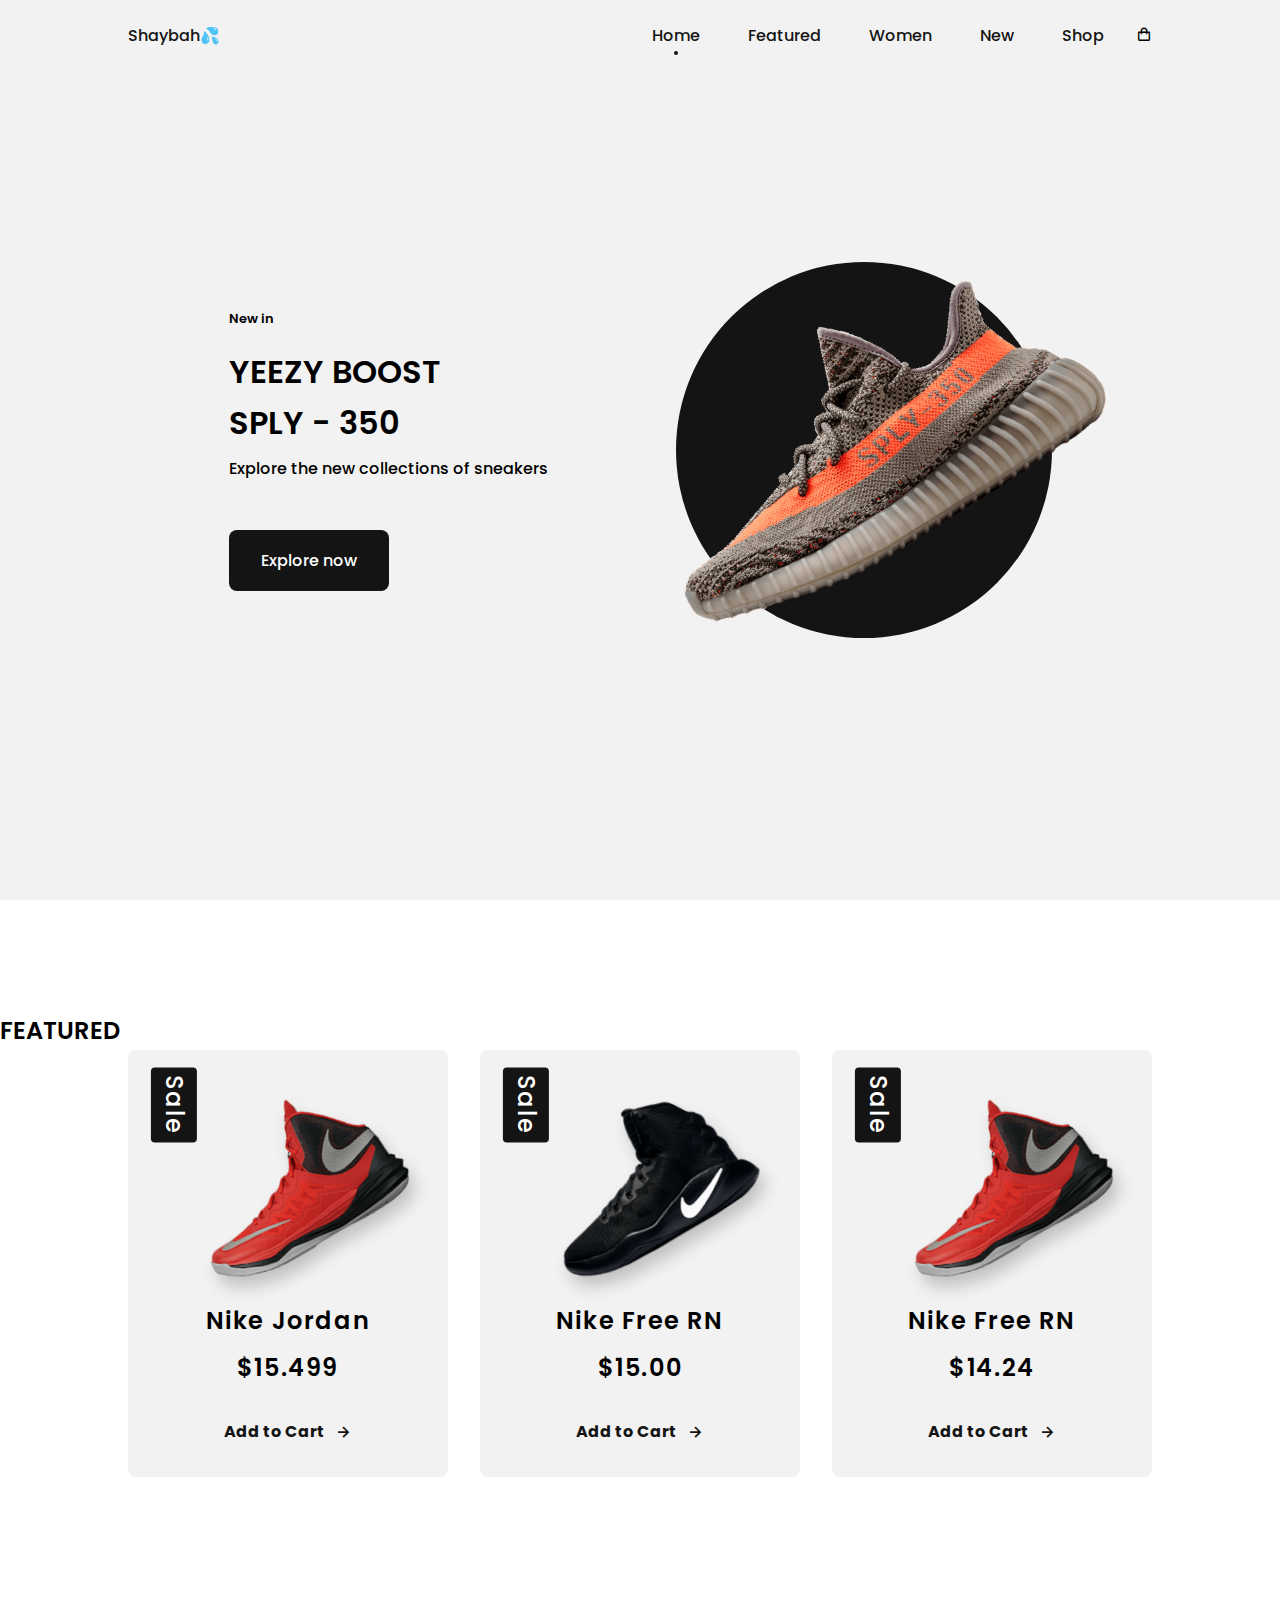
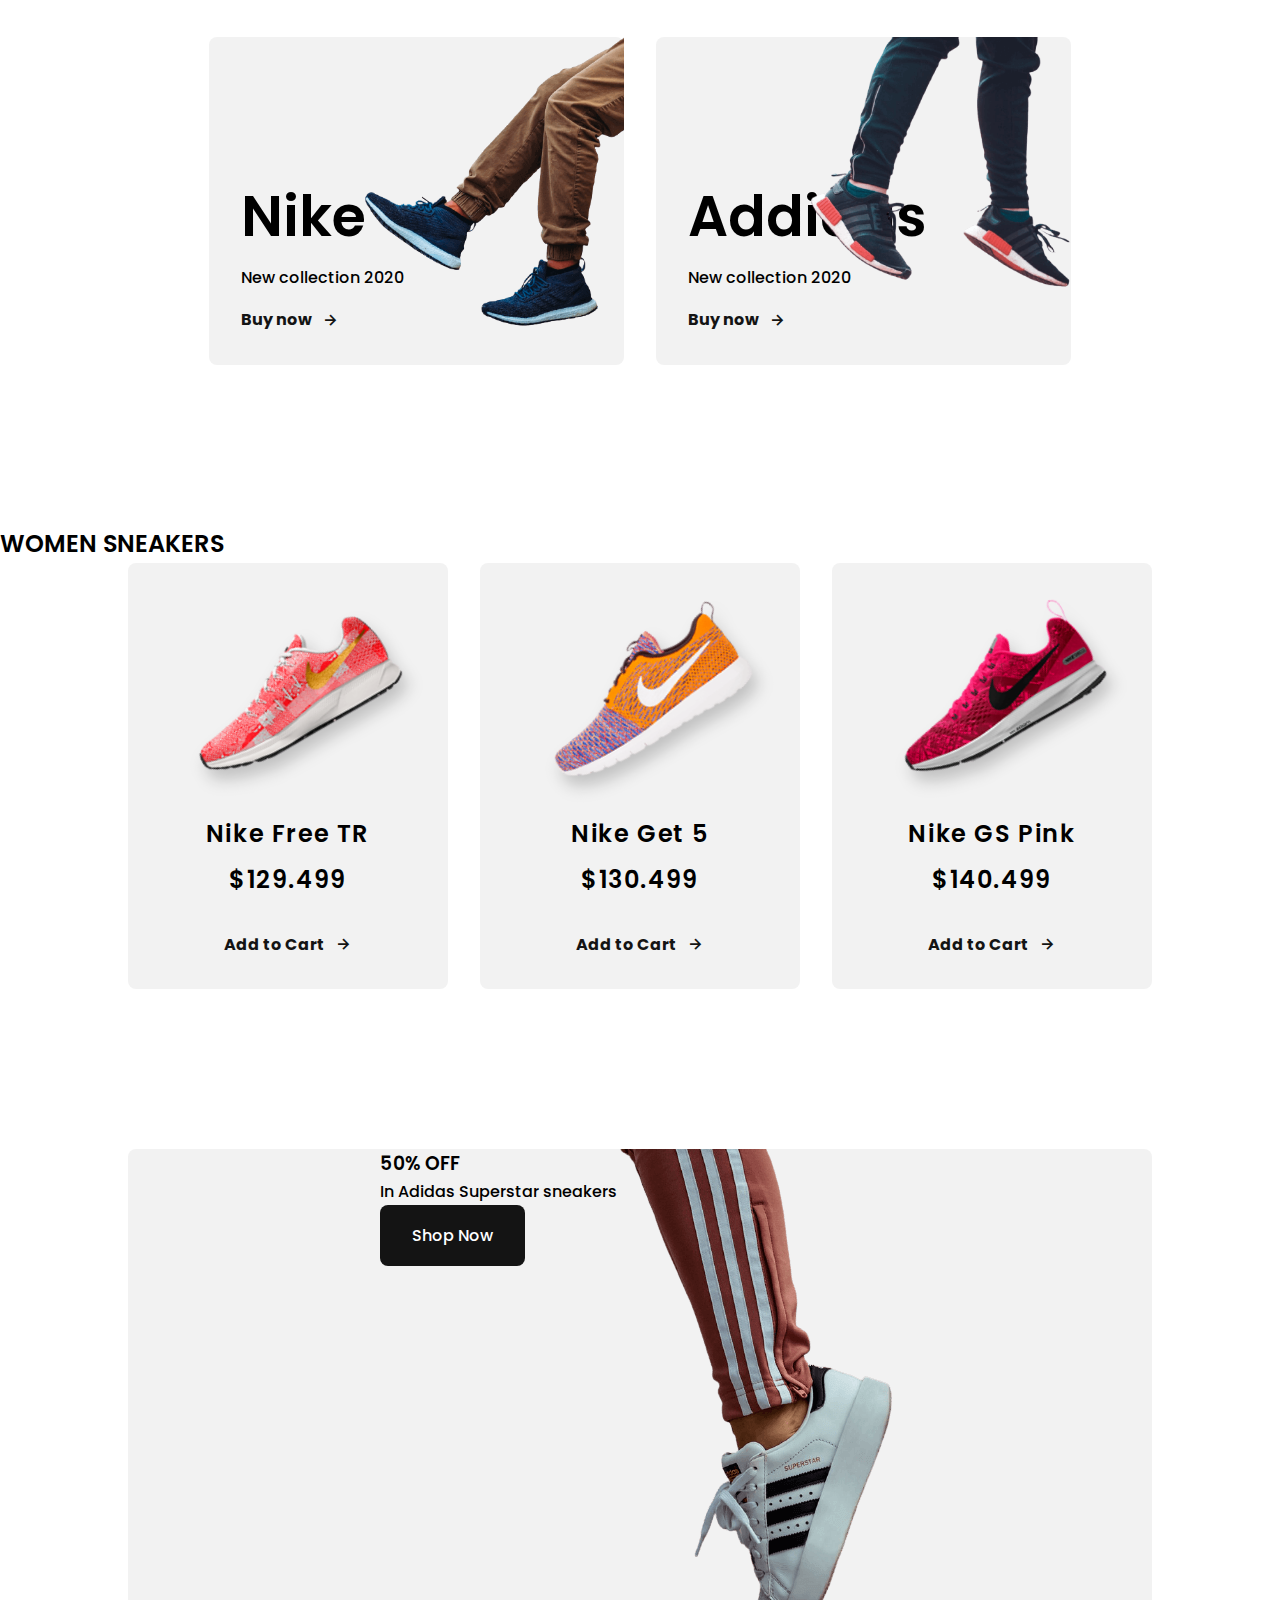
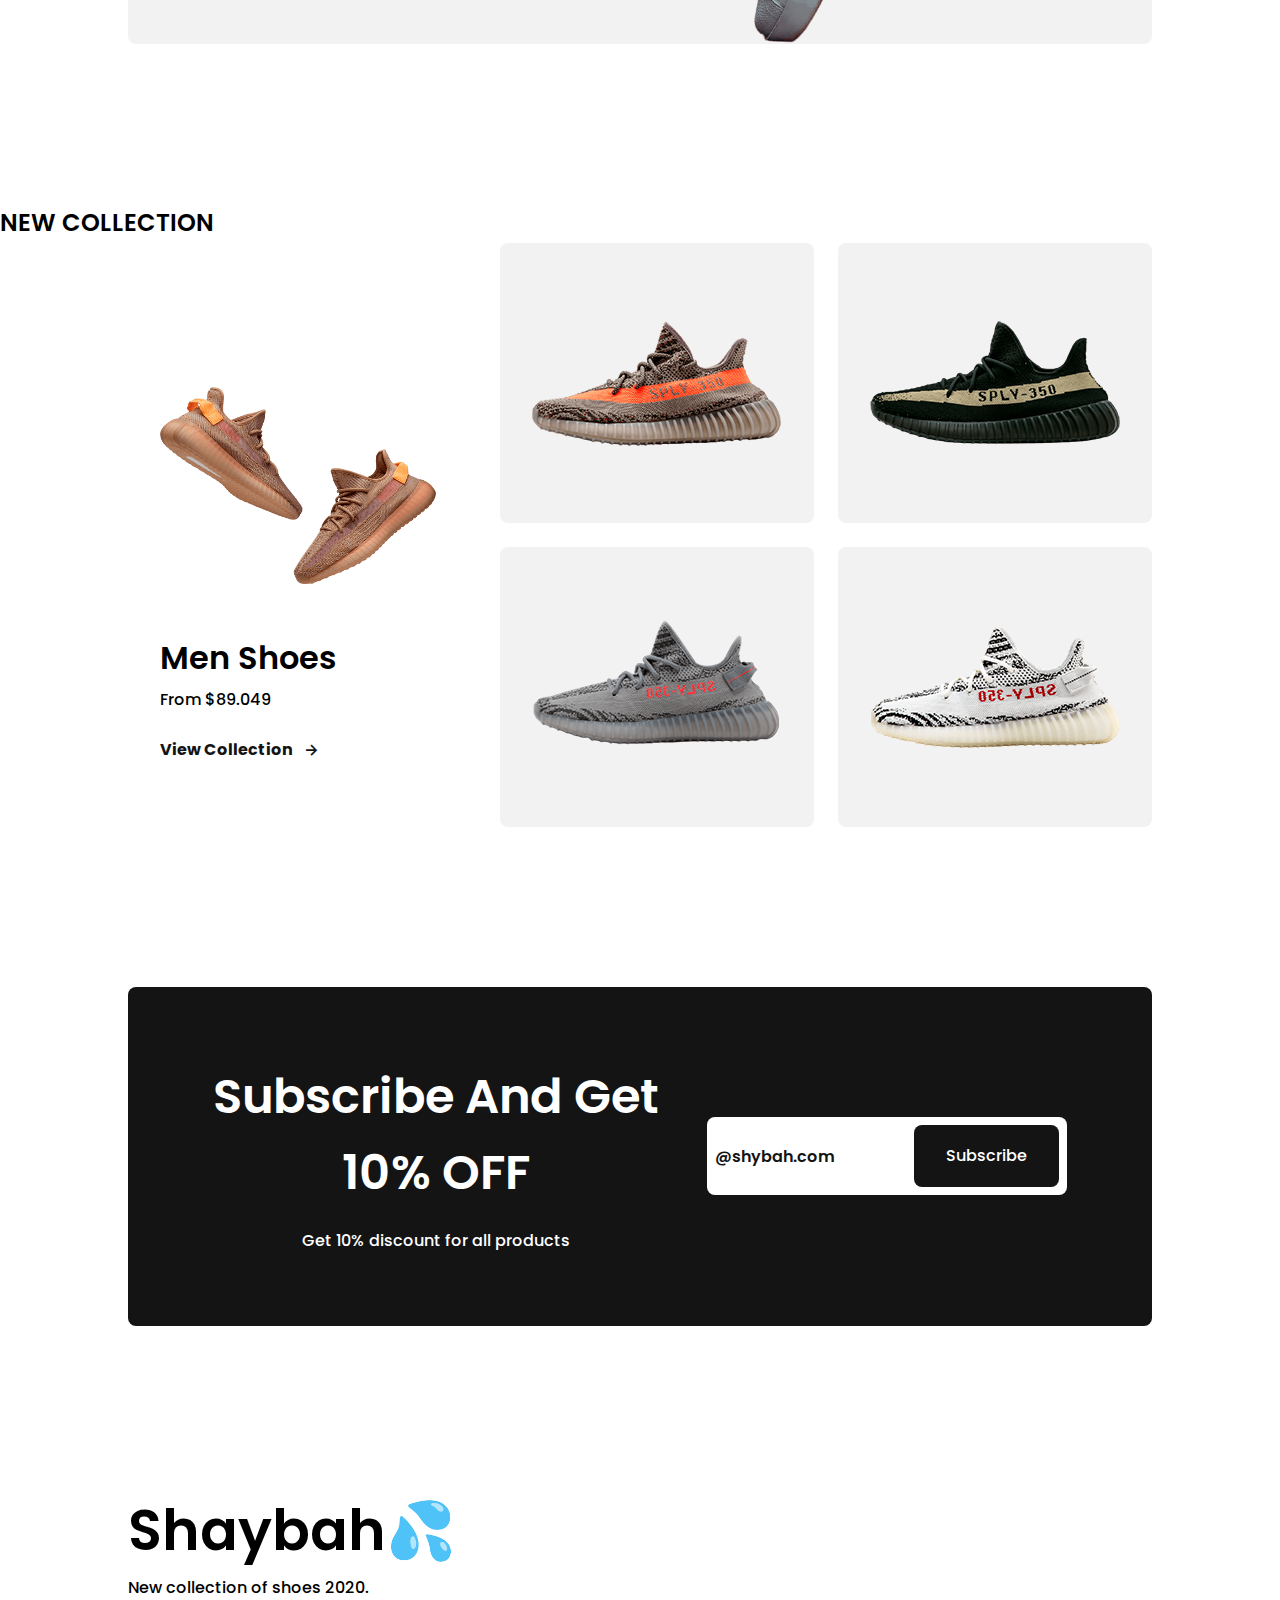
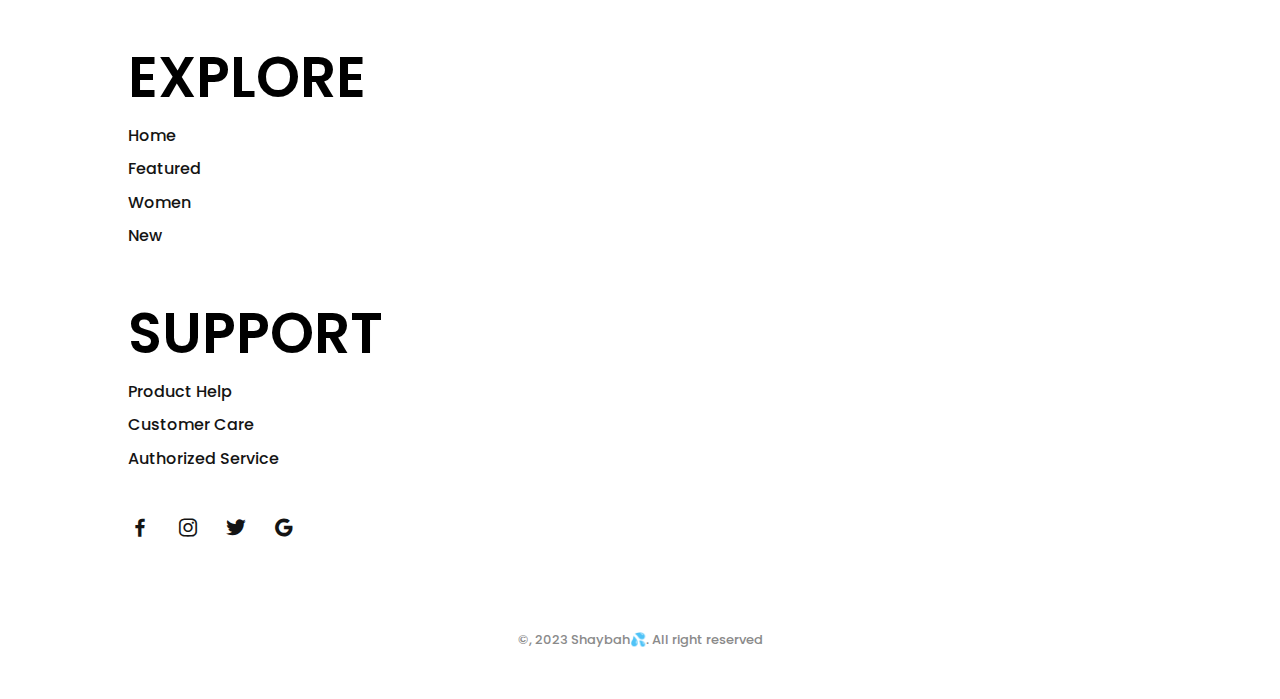
<file: index.html>
<!DOCTYPE html>
    <html lang="en">
    <head>
        <meta charset="UTF-8">
        <meta name="viewport" content="width=device-width, initial-scale=1.0">

        <!--=============== FAVICON ===============-->
        <link rel="shortcut icon" href="assets/img/favicon.png" type="image/x-icon">

        <!--=============== BOX ICONS ===============-->
        <link href="https://cdn.jsdelivr.net/npm/boxicons@2.0.5/css/boxicons.min.css" rel="stylesheet">

        <!--=============== CSS ===============-->
        <link rel="stylesheet" href="assets/css/styles.css">

        <title>Responsive Ecommerce</title>
    </head>
    <body>
        <!--==================== HEADER ====================-->
        <header class="l-header" id="header">
            <nav class="nav bd-grid">
                <div class="nav__toggle" id="nav-toggle">
                    <i class="bx bxs-grid"></i>
                </div>

                <a href="" class="nav__logo">Shaybah💦</a>

                <div class="nav__menu" id="nav-menu">
                   <ul class="nav__list">
                    <li class="nav__item"><a href="#home" class="nav__link active-link">Home</a></li>
                    <li class="nav__item"><a href="#featured" class="nav__link">Featured</a></li>
                    <li class="nav__item"><a href="#women" class="nav__link">Women</a></li>
                    <li class="nav__item"><a href="#new" class="nav__link">New</a></li>
                    <li class="nav__item"><a href="./shop.html" class="nav__link">Shop</a></li>
                </ul> 
                </div>

                <div class="nav__shop">
                    <i class="bx bx-shopping-bag"></i>
                </div>
            </nav>
        </header>

        <main class="main">
            <!--==================== HOME ====================-->
            <section class="home" id="home">
                <div class="home__container bd-grid">
                    <div class="home__sneaker">
                       <div class="home__shape"></div>
                       <img src="assets/img/imghome.png" alt="" class="home__img">
                   </div>

                  <div class="home__data">
                     <span class="home__new">New in</span>
                     <h1 class="home__title">YEEZY BOOST <br> SPLY - 350</h1>
                     <p class="home__description">Explore the new collections of sneakers</p>
                     <a href="#" class="button">Explore now</a>
                  </div>
                </div>

            </section>

             <!--==================== FEATURED ====================-->
             <section class="featured section" id="featured">
                <h2 class="section-title">FEATURED</h2>

                <div class="featured__container bd-grid">
                    <article class="sneaker">
                        <div class="sneaker__sale">Sale</div>
                        <img src="assets/img/featured1.png" alt="" class="sneaker__img">
                        <span class="sneaker__name">Nike Jordan</span>
                        <span class="sneaker__price">$15.499</span>
                        <a href="#" class="button-light">Add to Cart <i class="bx bx-right-arrow-alt button-icon"></i></a>
                    </article>

                    <article class="sneaker">
                        <div class="sneaker__sale">Sale</div>
                        <img src="assets/img/featured2.png" alt="" class="sneaker__img">
                        <span class="sneaker__name">Nike Free RN</span>
                        <span class="sneaker__price">$15.00</span>
                        <a href="#" class="button-light">Add to Cart <i class="bx bx-right-arrow-alt button-icon"></i></a>
                    </article>

                    <article class="sneaker">
                        <div class="sneaker__sale">Sale</div>
                        <img src="assets/img/featured1.png" alt="" class="sneaker__img">
                        <span class="sneaker__name">Nike Free RN</span>
                        <span class="sneaker__price">$14.24</span>
                        <a href="#" class="button-light">Add to Cart <i class="bx bx-right-arrow-alt button-icon"></i></a>
                    </article>
                </div>
             </section>

            <!--==================== COLLECTIONS ====================-->
            <section class="collection section" id="collection">
                <div class="collection__container bd-grid">
                    <div class="collection__card">
                        <div class="collection__data">
                            <h3 class="collection__name">Nike</h3>
                            <p class="collection__description">New collection 2020</p>
                            <a href="#" class="button-light">Buy now <i class="bx bx-right-arrow-alt button-icon"></i></a>
                         </div>
                        
                         <img src="assets/img/collection1.png" alt="" class="collection__img">
                    </div>

                        <div class="collection__card">
                            <div class="collection__data">
                                <h3 class="collection__name">Addidas</h3>
                                <p class="collection__description">New collection 2020</p>
                                <a href="#" class="button-light">Buy now <i class="bx bx-right-arrow-alt button-icon"></i></a>
                             </div>
                            
                             <img src="assets/img/collection2.png" alt="" class="collection__img">
                        </div>

                    </div>
                
            </section>

            <!--==================== WOMEN SNEAKERS ====================-->
            <section class="women section" id="women">
                <h2 class="section-title">WOMEN SNEAKERS</h2>

                <div class="women__container bd-grid">
                    <article class="sneaker">
                        <img src="assets/img/women1.png" alt="" class="sneaker__img">
                        <span class="sneaker__name">Nike Free TR</span>
                        <span class="sneaker__price">$129.499</span>
                        <a href="#" class="button-light">Add to Cart <i class="bx bx-right-arrow-alt button-icon"></i></a>
                    </article>

                    <article class="sneaker">
                        <img src="assets/img/women2.png" alt="" class="sneaker__img">
                        <span class="sneaker__name">Nike Get 5</span>
                        <span class="sneaker__price">$130.499</span>
                        <a href="#" class="button-light">Add to Cart <i class="bx bx-right-arrow-alt button-icon"></i></a>
                    </article>

                    <article class="sneaker">
                        <img src="assets/img/women3.png" alt="" class="sneaker__img">
                        <span class="sneaker__name">Nike GS Pink</span>
                        <span class="sneaker__price">$140.499</span>
                        <a href="#" class="button-light">Add to Cart <i class="bx bx-right-arrow-alt button-icon"></i></a>
                    </article>
                </div>
                
            </section>

            <!--====================OFFER ====================-->
            <section class="offer section">
                <div class="offer__container bd-grid">
                    <div class="offer__data">
                        <h3 class="offer__title">50% OFF</h3>
                        <p class="offer__description">In Adidas Superstar sneakers</p>
                        <a href="#" class="button">Shop Now</a>
                    </div>

                    <img src="assets/img/offert.png" alt="" class="offer__img">
                </div>
                
            </section>

            <!--==================== NEW COLLECTION====================-->
            <section class="new section" id="new">
                <h2 class="section-title">NEW COLLECTION</h2>

                <div class="new__container bd-grid">
                    <div class="new__men">
                        <img src="assets/img/new1.png" alt="" class="new__men-img">
                        <h3 class="new__title">Men Shoes</h3>
                        <span class="new__price">From $89.049</span>
                         <a href="#" class="button-light">View Collection <i class="bx bx-right-arrow-alt button-icon"></i></a>
                     </div>
                
                     <div class="new__sneaker">
                        <div class="new__sneaker-card">
                            <img src="assets/img/new2.png" alt="" class="new_sneaker-img">
                            <div class="new__sneaker-overlay">
                                <a href="#" class="button">Add to Cart</a>
                            </div>
                        </div>

                        <div class="new__sneaker-card">
                            <img src="assets/img/new3.png" alt="" class="new_sneaker-img">
                            <div class="new__sneaker-overlay">
                                <a href="#" class="button">Add to Cart</a>
                            </div>
                        </div>

                        <div class="new__sneaker-card">
                            <img src="assets/img/new4.png" alt="" class="new_sneaker-img">
                            <div class="new__sneaker-overlay">
                                <a href="#" class="button">Add to Cart</a>
                            </div>
                        </div>

                        <div class="new__sneaker-card">
                            <img src="assets/img/new5.png" alt="" class="new_sneaker-img">
                            <div class="new__sneaker-overlay">
                                <a href="#" class="button">Add to Cart</a>
                            </div>
                        </div>
                     </div>
                </div>
            </section>

            <!--==================== NEWSLETTER ====================-->
            <section class="newsletter section">
                <div class="newsletter__container bd-grid">
                    <div>
                        <h3 class="newsletter__title">Subscribe And Get <br> 10% OFF</h3>
                        <p class="newsletter__description">Get 10% discount for all products</p>
                    </div>

                    <form action="" class="newsletter__subscribe">
                        <input type="text" placeholder="@shybah.com" class="newsletter__input">
                        <a href="#" class="button">Subscribe</a>
                    </form>
                </div>                
                
            </section>
        </main>

        <!--==================== FOOTER ====================-->
        <footer class="footer section">
            <div class="footer__Container bd-grid">
                <div class="footer__box">
                    <h3 class="footer__title">Shaybah💦</h3>
                    <p class="footer__description">New collection of shoes 2020.</p>
                </div>

                <div class="footer__box">
                    <h3 class="footer__title">EXPLORE</h3>
                   <ul>
                    <li><a href="#home" class="footer__link">Home</a></li>
                    <li><a href="#featured" class="footer__link">Featured</a></li>
                    <li><a href="#women" class="footer__link">Women</a></li>
                    <li><a href="#new" class="footer__link">New</a></li>
                   </ul>
                </div>

                <div class="footer__box">
                    <h3 class="footer__title">SUPPORT</h3>
                   <ul>
                    <li><a href="#" class="footer__link">Product Help</a></li>
                    <li><a href="#" class="footer__link">Customer Care</a></li>
                    <li><a href="#" class="footer__link">Authorized Service</a></li>
                   </ul>
                </div>

                <div class="footer__box">
                   <a href="#" class="footer__social"><i class="bx bxl-facebook"></i></a>
                   <a href="#" class="footer__social"><i class="bx bxl-instagram"></i></a>
                   <a href="#" class="footer__social"><i class="bx bxl-twitter"></i></a>
                   <a href="#" class="footer__social"><i class="bx bxl-google"></i></a>
                </div>

            </div>

            <p class="footer__copy">&#169, 2023 Shaybah💦. All right reserved</p>
        </footer>

        <!--=============== SCROLL UP ===============-->
        

        <!--=============== SCROLL REVEAL ===============-->
        <script src=""></script>
        
        <!--=============== MAIN JS ===============-->
        <script src="assets/js/main.js"></script>
    </body>
</html>
</file>
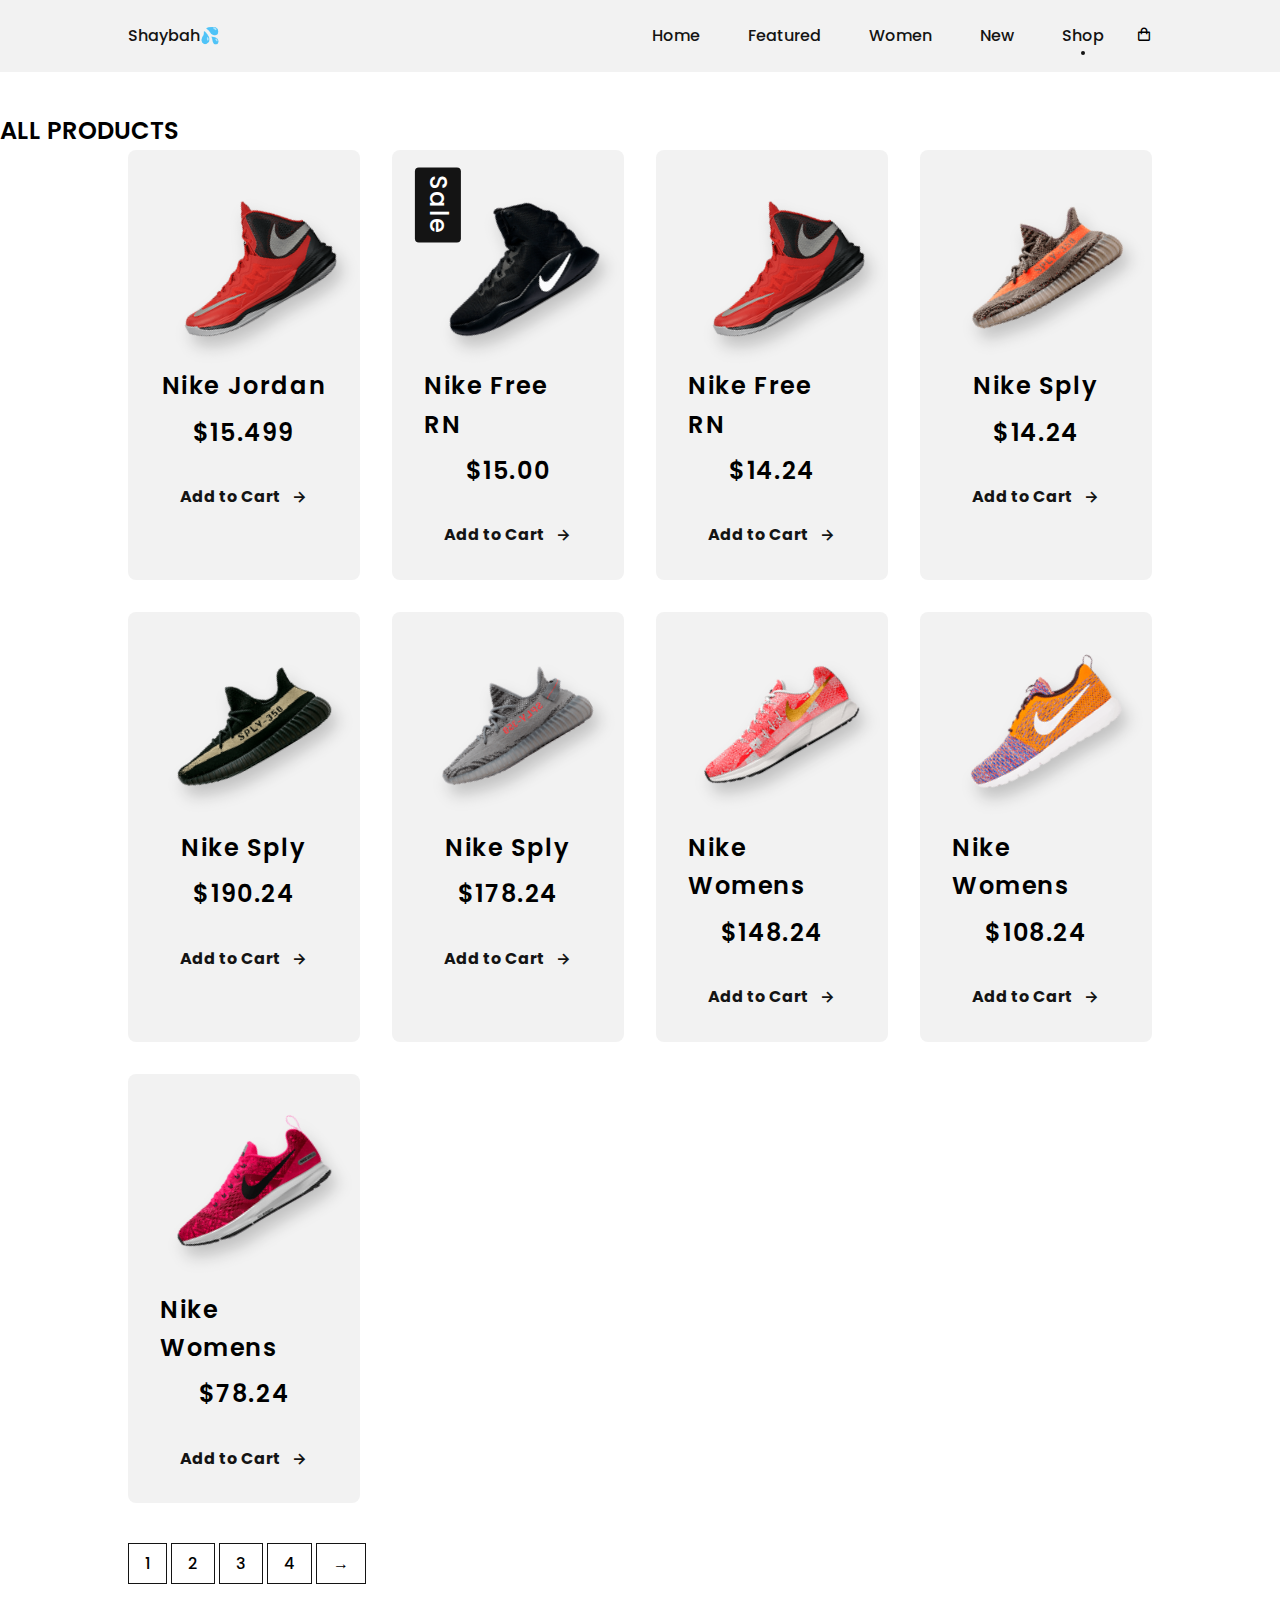
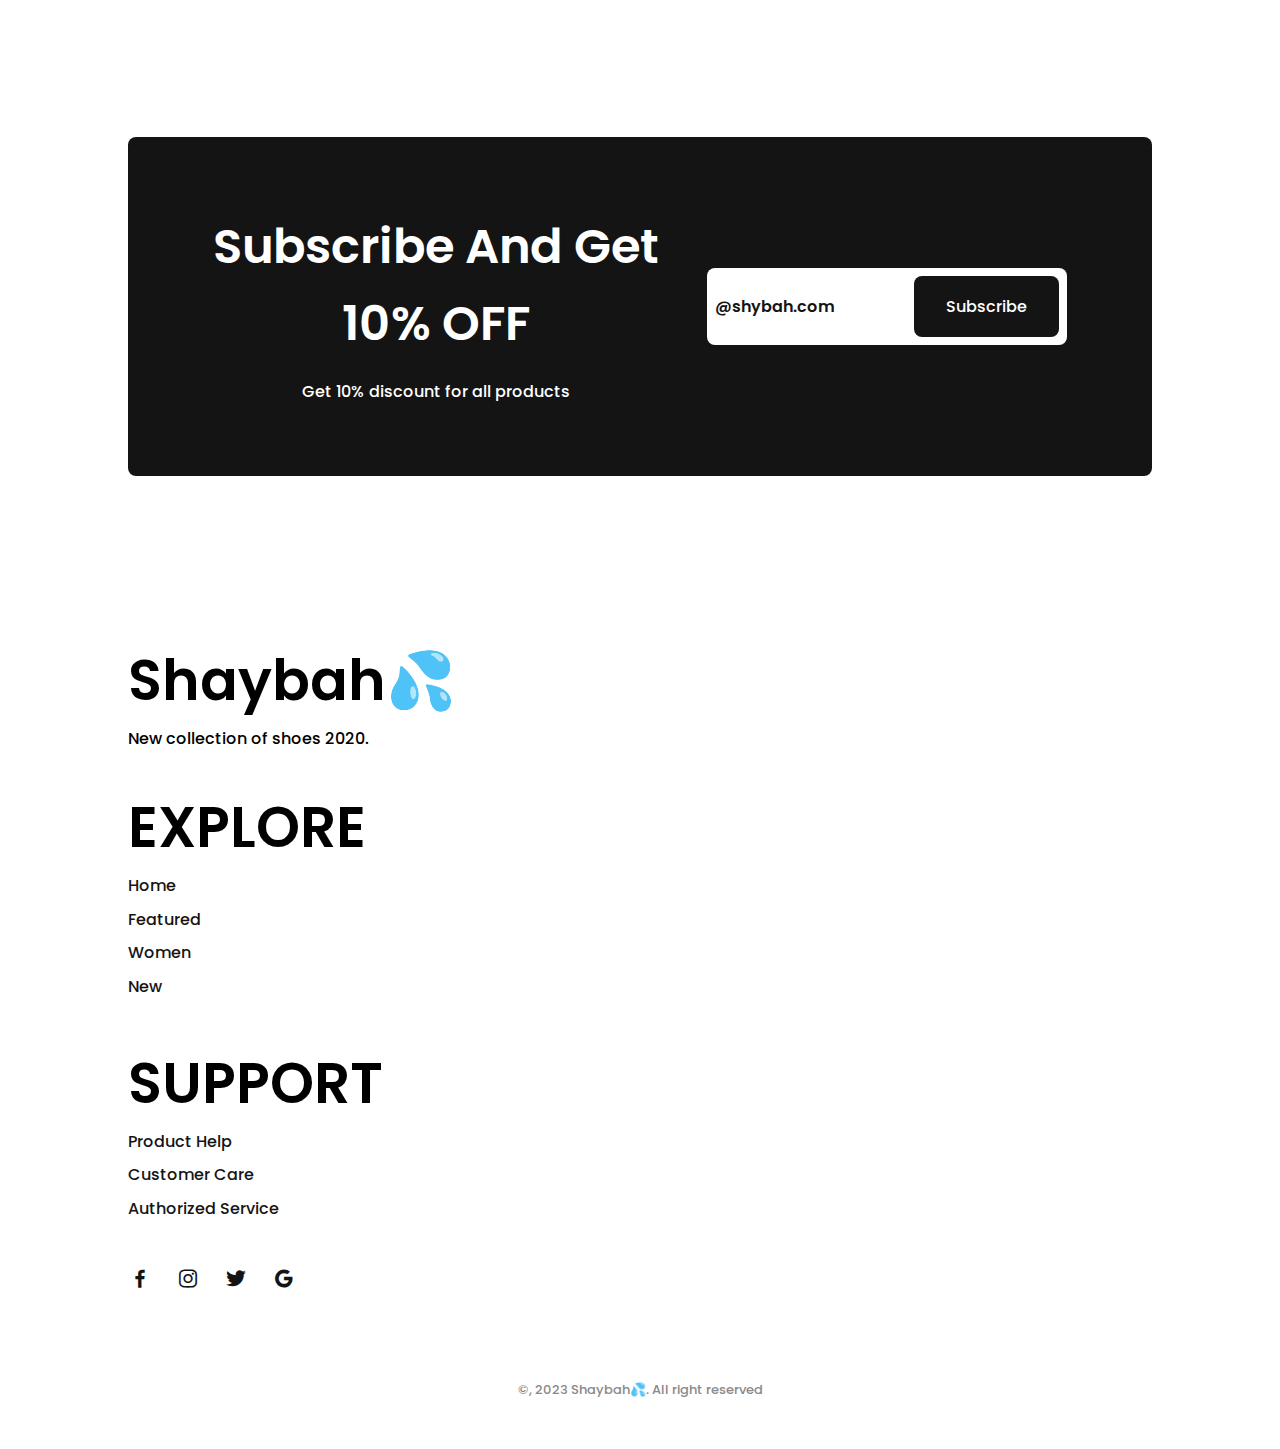
<file: shop.html>
<!DOCTYPE html>
<html lang="en">
<head>
    <meta charset="UTF-8">
    <meta name="viewport" content="width=device-width, initial-scale=1.0">
    <title>Shop</title>
</head>
<body>
    
    <!DOCTYPE html>
    <html lang="en">
    <head>
        <meta charset="UTF-8">
        <meta name="viewport" content="width=device-width, initial-scale=1.0">

        <!--=============== FAVICON ===============-->
        <link rel="shortcut icon" href="assets/img/favicon.png" type="image/x-icon">

        <!--=============== BOX ICONS ===============-->
        <link href="https://cdn.jsdelivr.net/npm/boxicons@2.0.5/css/boxicons.min.css" rel="stylesheet">

        <!--=============== CSS ===============-->
        <link rel="stylesheet" href="assets/css/styles.css">

        <title>Responsive Ecommerce</title>
    </head>
    <body>
        <!--==================== HEADER ====================-->
        <header class="l-header" id="header">
            <nav class="nav bd-grid">
                <div class="nav__toggle" id="nav-toggle">
                    <i class="bx bxs-grid"></i>
                </div>

                <a href="" class="nav__logo">Shaybah💦</a>

                <div class="nav__menu" id="nav-menu">
                   <ul class="nav__list">
                    <li class="nav__item"><a href="./index.html" class="nav__link">Home</a></li>
                    <li class="nav__item"><a href="./index.html#featured" class="nav__link">Featured</a></li>
                    <li class="nav__item"><a href="./index.html#women" class="nav__link">Women</a></li>
                    <li class="nav__item"><a href="./index.html#new" class="nav__link">New</a></li>
                    <li class="nav__item"><a href="#" class="nav__link active-link">Shop</a></li>
                </ul> 
                </div>

                <div class="nav__shop">
                    <i class="bx bx-shopping-bag"></i>
                </div>
            </nav>
        </header>

        <main class="main">

             <!--==================== ALL PRODUCTS ====================-->
             <section class="featured section" id="shop">
                <h2 class="section-title">ALL PRODUCTS</h2>

                <div class="featured__container bd-grid">
                    <article class="sneaker">
                        <img src="assets/img/featured1.png" alt="" class="sneaker__img">
                        <span class="sneaker__name">Nike Jordan</span>
                        <span class="sneaker__price">$15.499</span>
                        <a href="#" class="button-light">Add to Cart <i class="bx bx-right-arrow-alt button-icon"></i></a>
                    </article>

                    <article class="sneaker">
                        <div class="sneaker__sale">Sale</div>
                        <img src="assets/img/featured2.png" alt="" class="sneaker__img">
                        <span class="sneaker__name">Nike Free RN</span>
                        <span class="sneaker__price">$15.00</span>
                        <a href="#" class="button-light">Add to Cart <i class="bx bx-right-arrow-alt button-icon"></i></a>
                    </article>

                    <article class="sneaker">
                        <img src="assets/img/featured1.png" alt="" class="sneaker__img">
                        <span class="sneaker__name">Nike Free RN</span>
                        <span class="sneaker__price">$14.24</span>
                        <a href="#" class="button-light">Add to Cart <i class="bx bx-right-arrow-alt button-icon"></i></a>
                    </article>

                    <article class="sneaker">
                        <img src="assets/img/new2.png" alt="" class="sneaker__img">
                        <span class="sneaker__name">Nike Sply</span>
                        <span class="sneaker__price">$14.24</span>
                        <a href="#" class="button-light">Add to Cart <i class="bx bx-right-arrow-alt button-icon"></i></a>
                    </article>

                    <article class="sneaker">
                        <img src="assets/img/new3.png" alt="" class="sneaker__img">
                        <span class="sneaker__name">Nike Sply</span>
                        <span class="sneaker__price">$190.24</span>
                        <a href="#" class="button-light">Add to Cart <i class="bx bx-right-arrow-alt button-icon"></i></a>
                    </article>

                    <article class="sneaker">
                        <img src="assets/img/new4.png" alt="" class="sneaker__img">
                        <span class="sneaker__name">Nike Sply</span>
                        <span class="sneaker__price">$178.24</span>
                        <a href="#" class="button-light">Add to Cart <i class="bx bx-right-arrow-alt button-icon"></i></a>
                    </article>

                    <article class="sneaker">
                        <img src="assets/img/women1.png" alt="" class="sneaker__img">
                        <span class="sneaker__name">Nike Womens</span>
                        <span class="sneaker__price">$148.24</span>
                        <a href="#" class="button-light">Add to Cart <i class="bx bx-right-arrow-alt button-icon"></i></a>
                    </article>

                    <article class="sneaker">
                        <img src="assets/img/women2.png" alt="" class="sneaker__img">
                        <span class="sneaker__name">Nike Womens</span>
                        <span class="sneaker__price">$108.24</span>
                        <a href="#" class="button-light">Add to Cart <i class="bx bx-right-arrow-alt button-icon"></i></a>
                    </article>

                    <article class="sneaker">
                        <img src="assets/img/women3.png" alt="" class="sneaker__img">
                        <span class="sneaker__name">Nike Womens</span>
                        <span class="sneaker__price">$78.24</span>
                        <a href="#" class="button-light">Add to Cart <i class="bx bx-right-arrow-alt button-icon"></i></a>
                    </article>
                    
                </div>

                <div class="sneaker__pages bd-grid">
                  <div>
                        <span class="sneaker__page">1</span>
                        <span class="sneaker__page">2</span>
                        <span class="sneaker__page">3</span>
                        <span class="sneaker__page">4</span>
                        <span class="sneaker__page">&#8594;</span>
                               
                 </div>
                </div>
             </section>

            

            <!--==================== NEWSLETTER ====================-->
            <section class="newsletter section">
                <div class="newsletter__container bd-grid">
                    <div>
                        <h3 class="newsletter__title">Subscribe And Get <br> 10% OFF</h3>
                        <p class="newsletter__description">Get 10% discount for all products</p>
                    </div>

                    <form action="" class="newsletter__subscribe">
                        <input type="text" placeholder="@shybah.com" class="newsletter__input">
                        <a href="#" class="button">Subscribe</a>
                    </form>
                </div>                
                
            </section>
        </main>

        <!--==================== FOOTER ====================-->
        <footer class="footer section">
            <div class="footer__Container bd-grid">
                <div class="footer__box">
                    <h3 class="footer__title">Shaybah💦</h3>
                    <p class="footer__description">New collection of shoes 2020.</p>
                </div>

                <div class="footer__box">
                    <h3 class="footer__title">EXPLORE</h3>
                   <ul>
                    <li><a href="#home" class="footer__link">Home</a></li>
                    <li><a href="#featured" class="footer__link">Featured</a></li>
                    <li><a href="#women" class="footer__link">Women</a></li>
                    <li><a href="#new" class="footer__link">New</a></li>
                   </ul>
                </div>

                <div class="footer__box">
                    <h3 class="footer__title">SUPPORT</h3>
                   <ul>
                    <li><a href="#" class="footer__link">Product Help</a></li>
                    <li><a href="#" class="footer__link">Customer Care</a></li>
                    <li><a href="#" class="footer__link">Authorized Service</a></li>
                   </ul>
                </div>

                <div class="footer__box">
                   <a href="#" class="footer__social"><i class="bx bxl-facebook"></i></a>
                   <a href="#" class="footer__social"><i class="bx bxl-instagram"></i></a>
                   <a href="#" class="footer__social"><i class="bx bxl-twitter"></i></a>
                   <a href="#" class="footer__social"><i class="bx bxl-google"></i></a>
                </div>

            </div>

            <p class="footer__copy">&#169, 2023 Shaybah💦. All right reserved</p>
        </footer>

        <!--=============== SCROLL UP ===============-->
        

        <!--=============== SCROLL REVEAL ===============-->
        <script src=""></script>
        
        <!--=============== MAIN JS ===============-->
        <script src="assets/js/main.js"></script>
    </body>
</html>

</body>
</html>
</file>
<file: assets/css/styles.css>
/*=============== GOOGLE FONTS ===============*/
@import url('https://fonts.googleapis.com/css2?family=Poppins:wght@400;500;600;700&display=swap');

/*=============== VARIABLES CSS ===============*/
:root {
  --header-height: 3rem; 

  /*========== Colors ==========*/
  /*Color*/
 
  --dark-color: #141414;
  --dark-color-light: #8a8a8a;
  --dark-color-lighten: #f2f2f2;
  --white-color: #fff;
  

  /*========== Font and typography ==========*/
  /*.5rem = 8px | 1rem = 16px ...*/
  --body-font: 'Poppins', sans-serif;
  --big-font-size: 1.25rem;
  --bigger-font-size: 1.5rem;
  --biggest-font-size: 2rem;
  --h2-font-size: 1.25rem;
  --normal-font-size: .938rem;
  --small-font-size: .813rem;

  /*========== Font weight ==========*/
  --font-medium: 500;
  --font-semi-bold: 600;
  --font-bold: 700;

  /*========== Margenes Bottom ==========*/
  /*.5rem = 8px | 1rem = 16px ...*/
  --mb-1: .5rem;
  --mb-2: 1rem;
  --mb-3: 1.5rem;
  --mb-4: 2rem;
  --mb-5: 2.5rem;
  --mb-6: 3rem;

  /*========== z index ==========*/
  --z-fixed: 100;

  /*========== rotate img ==========*/
  --rotate-img: rotate(-30deg);
}


@media screen and (min-width: 768px) {
  :root {
    --big-font-size: 1.5rem;
    --bigger-font-size: 2rem;
    --biggest-font-size: 3rem;
    --normal-font-size: 1rem;
    --smaller-font-size: .875rem;
    
  }
}

/*========== BASE ==========*/
*,::before,::after{
  box-sizing: border-box;
}

html{
  scroll-behavior: smooth;
}

body{
  margin: var(--header-height) 0 0 0;
  font-family: var(--body-font);
  font-size: var(--normal-font-size);
  font-weight: var(--font-medium);
  color: var(--dark-color);
  line-height: 1.6;
}

h1,h2,h3,p,ul{
  margin: 0;
}

ul{
  padding: 0;
  list-style: none;
}

a{
  text-decoration: none;
  color: var(--dark-color);
}
img{
  max-width: 100%;
  height: auto;
  display: block;
}

/*========== CLASS CSS ==========*/

.section{
  padding: 5rem 0 2 rem;
}
.section__title{
   position: relative;
   font-size: var(--big-font-size);
   margin-bottom: var(--mb-4);
   letter-spacing: 1rem;
  }

  .section__title::after{
    content: '';
    position: absolute;
    width: 56px;
    height: 0.18rem;
    top: -1rem;
    left: 0;
    right: 0;
    margin: auto;
    background-color: var(--dark-color);

  }
/*========== LAYOUT ==========*/


/* Responsive typography */
@media screen and (min-width: 968px) {
  :root {
    --big-font-size: 3.5rem;
    --h1-font-size: 2.25rem;
    --h2-font-size: 1.5rem;
    --h3-font-size: 1.25rem;
    --normal-font-size: 1rem;
    --small-font-size: .875rem;
    --smaller-font-size: .813rem;
  }
}

/*=============== BASE ===============*/
*{
  box-sizing: border-box;
  padding: 0;
  margin: 0;
}

html{
  scroll-behavior: smooth;
}

body,
button,
input,
textarea{
  font-family: var(--body-font);
  font-size: var(--normal-font-size);
}

body{
  margin: var(--header-height) 0 0 0;
  background-color: var(--body-color);
  color: var(--text-color);
  transition: .4s; /*For animation dark mode*/
}

button{
  cursor: pointer;
  border: none;
  outline: none;
}

h1,h2,h3{
  color: var(--title-color);
  font-weight: var(--font-semi-bold);
}

ul{
  list-style: none;
}

a{
  text-decoration: none;
}

img{
  max-width: 100%;
  height: auto;
}

/*=============== THEME ===============*/
/*========== Variables Dark theme ==========*/


/*========== 
Color changes in some parts of 
the website, in dark theme 
==========*/

/*=============== REUSABLE CSS CLASSES ===============*/
.section{
  padding: 5.5rem 0 1rem;
}

.section__title,
.section__title-center{
  font-size: var(--h2-font-size);
  margin-bottom: var(--mb-2);
  line-height: 140%;
}

.section__title-center{
  text-align: center;
}

.container{
  max-width: 968px;
  margin-left: var(--mb-1-5);
  margin-right: var(--mb-1-5);
}

.grid{
  display: grid;
}

.main{
  overflow: hidden; /*For animation*/
}

/*=============== HEADER ===============*/
.bd-grid{
  max-width: 1024px;
  display: grid;
  grid-template-columns: 100%;
  column-gap: 2rem;
  width: calc(100% - 2rem);
  margin-left: var(--mb-2);
  margin-right: var(--mb-2);
}
.l-header{
  width: 100%;
  position: fixed;
  top: 0;
  left: 0;
  z-index: var(--z-fixed);
  background-color: var(--dark-color-lighten);
}
/*=============== NAV ===============*/
.nav{
  height: var(--header-height);
  display: flex;
  justify-content: space-between;
  align-items: center;
}
@media screen and (max-width: 768px) {
  .nav__menu{
    position: fixed;
    top: var(--header-height);
    left: -100%;
    width: 70%;
    height: 100vh;
    padding: 2rem;
    background-color: var(--white-color);
    transition: .5s;
  }
  .nav__item{
    margin-bottom: var(--mb-4);
  }
  .nav__logo{
    font-weight: var(--font-semi-bold);
  }
  .nav__toggle, .nav__shop{
    font-size: 1.3rem;
    cursor: pointer;
  }
  
}

/* Show menu */
.show{
  left: 0;
}

/* Active link */
.active-link{
  position: relative;
}
.active-link::before{
  content: '';
  position: absolute;
  bottom: -.5rem;
  left: 45%;
  width: 4px;
  height: 4px;
  background-color: var(--dark-color);
  border-radius: 50%;
}

/* Change background header */

.scroll-header{
  background-color: var(--white-color);
  box-shadow: 0 2px 4px rgba(0, 0, 0, .1);
}
/*=============== HOME ===============*/
.home{
  background-color: var(--dark-color-lighten);
  overflow: hidden;
}
.home__container{
  height: calc(100vh - var(var(--header-height)));
}
.home__sneaker{
  position: relative;
  display: flex;
  justify-content: center;
  align-self: center;
}
.home__shape{
  width: 220px;
  height: 220px;
  background-color: var(--dark-color);
  border-radius: 50%;
}
.home__img{
  position: absolute;
  top: 1.5rem;
  max-width: initial;
  width: 275px;
  transform: var(--rotate-img);
}
.home__new{
  display: block;
  font-size: var(--smaller-font-size);
  font-weight: var(--font-semi-bold);
  margin-bottom: var(--mb-2);
}
.home__title{
  font-size: var(--bigger-font-size);
  margin-bottom: var(--mb-1);
}
.home__description{
  margin-bottom: var(--mb-6);
}

/*=============== BUTTONS ===============*/
.button{
  display: inline-block;
  background-color: var(--dark-color);
  color: var(--white-color);
  padding: 1.125rem 2rem; 
  font-weight: var(--font-medium);
  border-radius: .5rem;
  transition: .3s;
}
.button:hover{
  transform: translateY(1.25rem);
}
.button-light{
  display: inline-flex;
  color: var(--dark-color);
  font-weight: var(--font-bold);
  align-items: center;
}
.button-icon{
   font-size: 1.25rem;
   margin-left: var(--mb-1);
   transition: .3s;
}
.button-light:hover .button-icon{
  transform: translateX(.25rem);
}

/*=============== FEATURED ===============*/
.featured__container{
  row-gap: 2rem;
  grid-template-columns: repeat(auto-fit, minmax(220px, 1fr));
}
.sneaker{
  position: relative;
  display: flex;
  flex-direction: column;
  align-items: center;
  padding: 2rem;
  background-color: var(--dark-color-lighten);
  border-radius: .5rem;
  transition: .3s;
}
.sneaker__sale{
  position: absolute;
  left: 0.5rem;
  background-color: var(--dark-color);
  color: var(--white-color);
  padding: 0.25rem .5rem;
  border-radius: .25rem;
  font-size: var(--h2-font-size);
  transform: rotate(90deg);
  letter-spacing: .1rem;
}
.sneaker__img{
  width: 220px;
  margin-top: var(--mb-3);
  margin-bottom: var(--mb-6);
  transform: var(--rotate-img);
  filter: drop-shadow(0 12px 8px rgba(0,0,0,.2));
}
.sneaker__name, .sneaker__price{
  font-size: var(--h2-font-size);
  letter-spacing: .1rem;
  font-weight: var(--font-semi-bold);
}
.sneaker__name{
  margin-bottom: var(--mb-1);
}
.sneaker__price{
  margin-bottom: var(--mb-4);
}
.sneaker:hover{
  transform: translateY(-.5rem);
}

.sneaker__pages{
  margin-top: var(--mb-6);
}
.sneaker__page{
  padding: 0.5rem 1rem;
  border: 1px solid var(--dark-color)
}
.sneaker__page:hover{
  background-color: var(--dark-color);
  color: var(--white-color);
}
/*=============== COLLECTION ===============*/
.collection__container{
  row-gap: 2rem;
  justify-content: center;
}
.collection__card{
  position: relative;
  display: flex;
  height: 328px;
  background-color: var(--dark-color-lighten);
  padding: 2rem;
  border-radius: .5rem;
  transition: .3s;
}
.collection__data{
  align-self: flex-end;
}
.collection__img{
  position: absolute;
  top: 0;
  right: 0;
  width: 230px;
}
.collection__name{
  font-size: var(--big-font-size);
  margin-bottom: .25rem;
}
.collection__description{
  margin-bottom: var(--mb-2);
}
.collection__card:hover{
  transform: translateY(.5rem);
}

/*=============== WOMEN SNEAKERS ===============*/
.women__container{
  row-gap: 2rem;
  grid-template-columns: repeat(auto-fit, minmax(220px, 1fr));
}

/*=============== OFFER ===============*/
.offer__container{
  grid-template-columns: 55% 45%;
  column-gap: 0;
  background-color: var(--dark-color-lighten);
  border-radius: .5rem;
  justify-content: center;
}
.offer_data{
  padding: 4rem 0 4rem 1.5rem;
}
.offer_title{
  font-size: var(--biggest-font-size);
  margin-bottom: .25rem;
}
.offer_description{
  margin-bottom: var(--mb-3);
}
.offer_img{
  width: 153px;
}
/*=============== NEW COLLECTION ===============*/
 .new__container{
  row-gap: 2rem;
 }
 .new__men{
  display: flex;
  flex-direction: column;
  justify-content: center;
  border-color: var(--dark-color-lighten);
  border-radius: .5rem;
  padding: 2rem;
 }
 .new__men-img{
  width: 276px;
  margin-bottom: var(--mb-3);
 }
 .new__title{
  font-size: var(--bigger-font-size);
  margin-bottom: .25rem;
 }
.new__price{
  display: block;
  margin-bottom: var(--mb-3);
}
.new__sneaker{
  display: grid;
  gap: 1.5rem;
  grid-template-columns: repeat(auto-fit, minmax(220px,1fr));
}
.new__sneaker-card{
  position: relative;
  padding: 3.5rem 1.5rem;
  background-color: var(--dark-color-lighten);
  border-radius: .5rem;
  overflow: hidden;
  display: flex;
  justify-content: center;
}
.new__sneaker-img{
  width: 220px;
}
.new__sneaker-overlay{
  position: absolute;
  left: 0;
  bottom: -100%;
  width: 100%;
  height: 100%;
  display: flex;
  justify-content: center;
  align-items: center;
  border-color: rgba(138, 138, 138, .3);
  transition: .3s ;
}
.new__sneaker-card:hover .new__sneaker-overlay{
  bottom: 0;
}

/*=============== NEWSLETTER ===============*/
.newsletter__container{
  background-color: var(--dark-color);
  color: var(--white-color);
  padding: 2rem .5rem;
  border-radius: .5rem;
  text-align: center;
}
.newsletter__title{
  font-size: var(--biggest-font-size);
  margin-bottom: var(--mb-2);
}
.newsletter__description{
  margin-bottom: var(--mb-5);
}
.newsletter__subscribe{
  display: flex;
  column-gap: .5rem;
  background-color: var(--white-color);
  padding: 0.5rem;
  border-radius: .5rem;
}
.newsletter__input{
  outline: none;
  border: none;
  width: 90%;
  font-size: var(--normal-font-size);
}
.newsletter__input::placeholder{
  color: var(--dark-color);
  font-family: var(--body-font);
  font-size: var(--normal-font-size);
  font-weight: var(--font-semi-bold);
}
/*=============== FOOTER ===============*/
.footer__container{
  grid-template-columns: repeat(auto-fit, minmax(220px, 1fr));
}
.footer__box{
  margin-bottom: var(--mb-4);
}
.footer__title{
  font-size: var(--big-font-size);
}
.footer__link{
  display: block;
  width: max-content;
  margin-bottom: var(--mb-1);
}
.footer__social{
  font-size: 1.5rem;
  margin-right: 1.25rem;
}
.footer__copy{
  padding-top: 3rem;
  font-size: var(--smaller-font-size);
  color: var(--dark-color-light);
  text-align: center; 
}

/*Rotate icon, change color of titles and background*/


/*=============== CONTACT ===============*/


/*Input focus move up label*/


/*Input focus sticky top label*/


/*=============== FOOTER ===============*/


/*=============== SCROLL UP ===============*/


/* Show Scroll Up*/


/*=============== MEDIA QUERIES ===============*/
@media screen and (min-width: 576px){
   .collection__container{
    grid-template-columns: 415px;
   }
   .collection__img{
    width: 260px;
   }
   .offer__container{
    grid-template-columns: max-content max-content;
   }
   .offer_data{
    text-align: center;
   }
   .new__men{
    align-items: center;
   }
}



@media screen and (min-width: 768px) {
  body{
    margin: 0;
  }
  .section{
    padding: 7rem 0 3rem;
  }
  .section__title::after{
    width: 768px;
  }
  .nav{
    height: calc(var(--header-height) + 1.5rem);
  }
  .nav__menu{
    margin-left: auto;
  }
  .nav__list{
    display: flex;
  }
  .nav__item{
    margin-left: var(--mb-6);
    margin-bottom: 0;
  }
  .nav__toggle{
    display: none;
  }


  .home__container{
    height: 100vh;
    grid-template-columns: max-content max-content;
    justify-content: center;
    align-items: center;
  }
  .home__sneaker{
    order: 1;
  }
  .home__shape{
    width: 376px;
    height: 376px;
  }
  .home__img{
    width: 470px;
    top: 3.5em;
    right: 0;left: -3rem;
  }
  .newsletter__container{
    grid-template-columns: max-content max-content;
    justify-content: center;
    align-items: center;
    padding: 4.5rem 2rem;
    column-gap: 3rem;
  }
  .newsletter__description{
    margin-bottom: 0;
  }
  .newsletter__subscribe{
    width: 360px;
    height: max-content;
  }
}


@media screen and (min-width: 1024px){
 .bd-grid{
  margin-left: auto;
  margin-right: auto;
 }
 .home__container{
  column-gap: 8rem;
 }
 .collection__container{
  grid-template-columns: repeat(2,415px);
 }
 .new__container{
  grid-template-columns: max-content 1fr;
 }
 .new__men{
  align-items: initial;
  justify-content: flex-end;
  padding: 4rem 2rem;
 }
 .new__men-img{
  margin-bottom: var(--mb-6);
 }

}

/*=============== BREAKPOINTS ===============*/
/* For small devices */


/* For medium devices */


/* For large devices */
</file>
